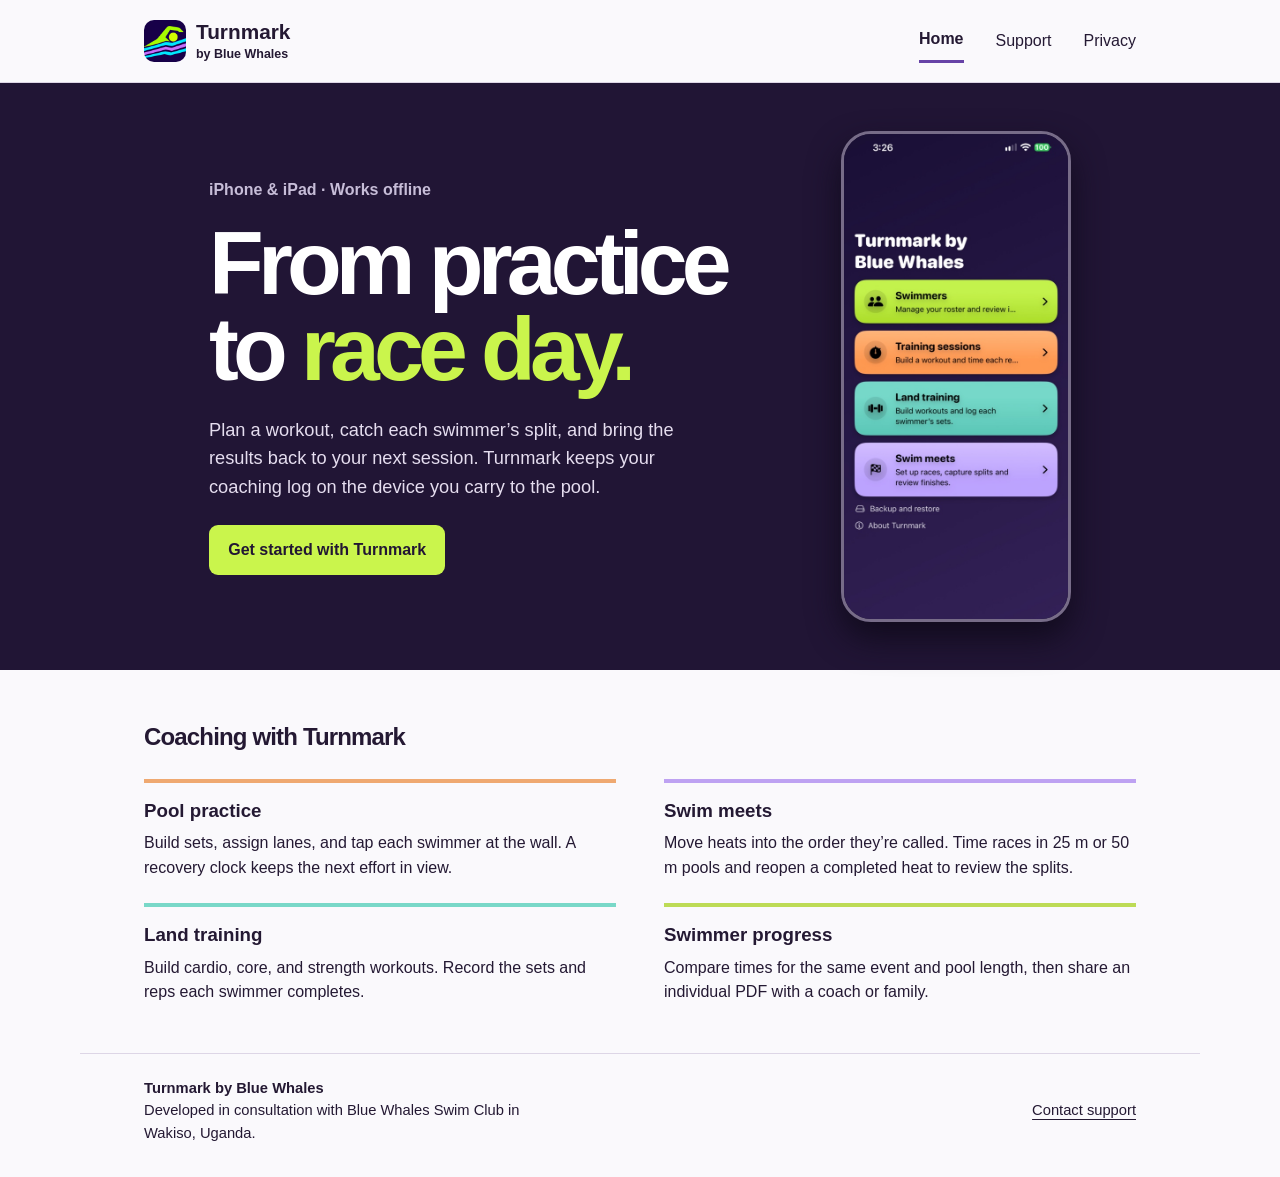
<file: index.html>
<!doctype html>
<html lang="en"><head><meta charset="utf-8"><meta name="viewport" content="width=device-width, initial-scale=1"><title>Swim coaching for iPhone and iPad | Turnmark by Blue Whales</title><meta name="description" content="Plan workouts, time swimmers and share progress with families."><link rel="icon" href="assets/turnmark.png"><link rel="stylesheet" href="style.css"></head>
<body><a class="skip" href="#main">Skip to content</a><header><div class="bar"><a class="brand" href="index.html"><img src="assets/turnmark.png" width="42" height="42" alt=""><span>Turnmark <small>by Blue Whales</small></span></a><nav aria-label="Main"><a aria-current="page" href="index.html">Home</a><a href="support.html">Support</a><a href="privacy.html">Privacy</a></nav></div></header><main id="main">
<section class="hero"><div class="lead"><p class="platform">iPhone &amp; iPad · Works offline</p><h1>From practice<br>to <em>race day.</em></h1><p>Plan a workout, catch each swimmer’s split, and bring the results back to your next session. Turnmark keeps your coaching log on the device you carry to the pool.</p><a class="action" href="support.html">Get started with Turnmark</a></div>
<figure><img src="assets/home.jpg" alt="Turnmark’s home screen with Swimmers, Training sessions, Land training, and Swim meets" width="508" height="1100"></figure></section>
<section class="features"><h2>Coaching with Turnmark</h2><div class="grid"><article><h3>Pool practice</h3><p>Build sets, assign lanes, and tap each swimmer at the wall. A recovery clock keeps the next effort in view.</p></article><article><h3>Swim meets</h3><p>Move heats into the order they’re called. Time races in 25 m or 50 m pools and reopen a completed heat to review the splits.</p></article><article><h3>Land training</h3><p>Build cardio, core, and strength workouts. Record the sets and reps each swimmer completes.</p></article><article><h3>Swimmer progress</h3><p>Compare times for the same event and pool length, then share an individual PDF with a coach or family.</p></article></div></section></main><footer><div><strong>Turnmark by Blue Whales</strong><p>Developed in consultation with Blue Whales Swim Club in Wakiso, Uganda.</p></div><a href="support.html">Contact support</a></footer></body></html>
</file>
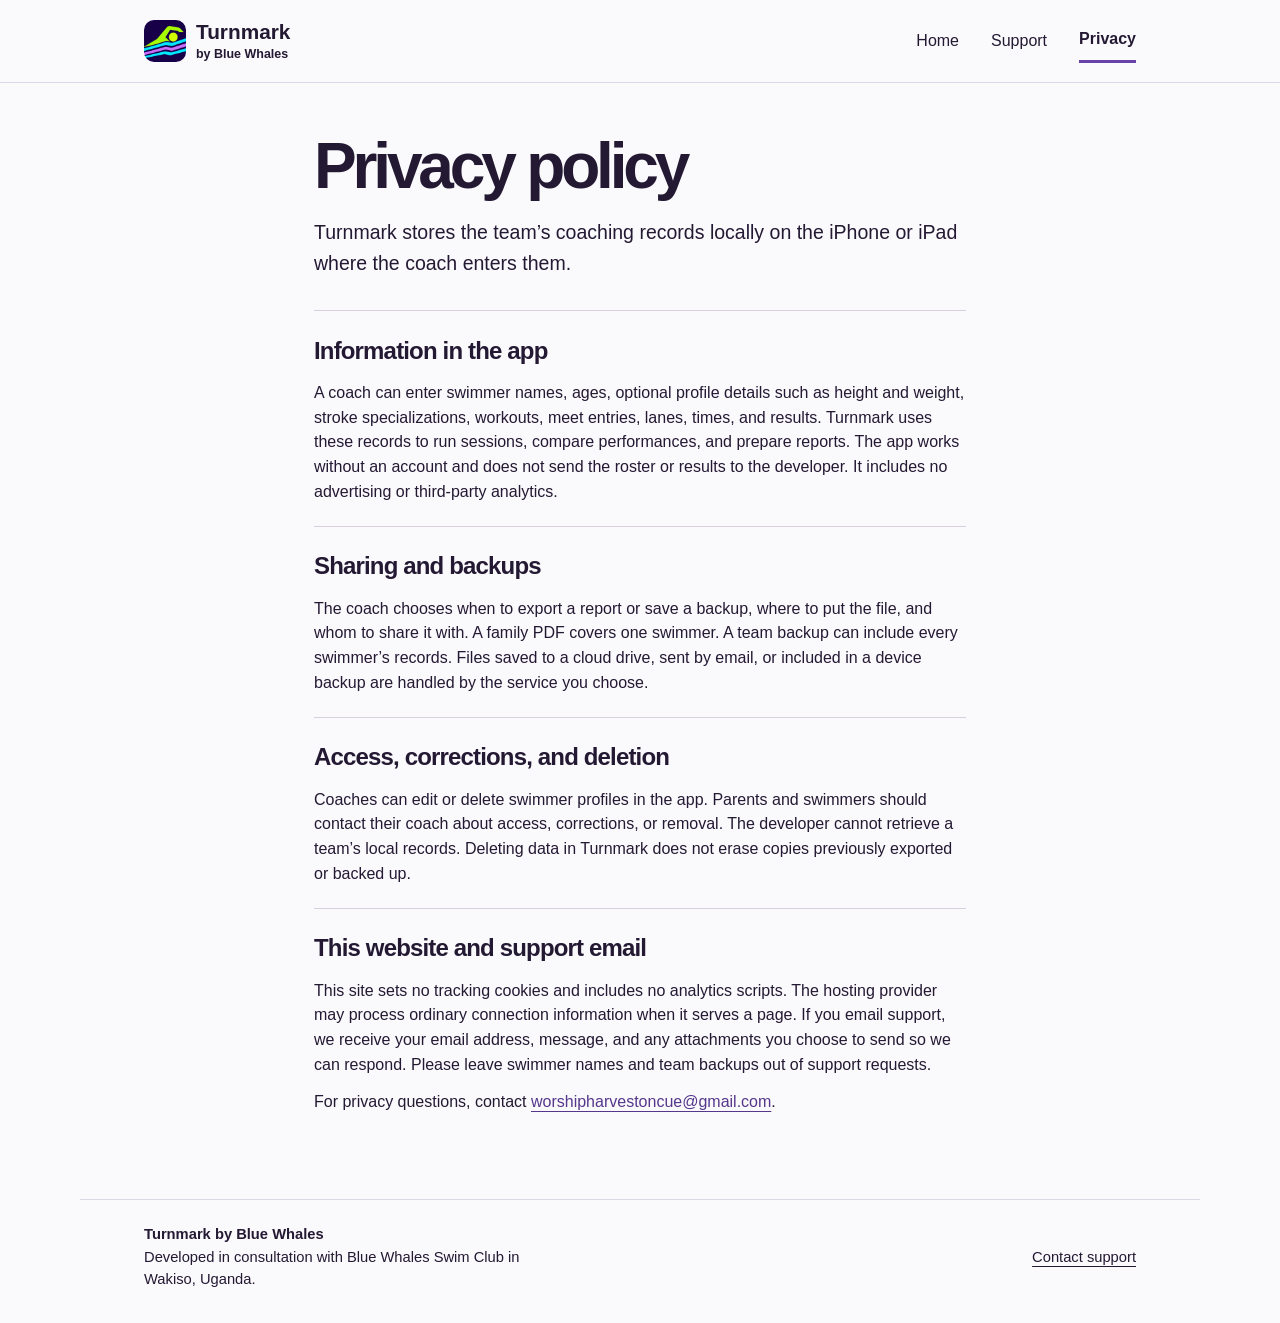
<file: privacy.html>
<!doctype html>
<html lang="en"><head><meta charset="utf-8"><meta name="viewport" content="width=device-width, initial-scale=1"><title>Privacy policy | Turnmark by Blue Whales</title><meta name="description" content="How Turnmark handles swimmer records, exports, backups and support email."><link rel="icon" href="assets/turnmark.png"><link rel="stylesheet" href="style.css"></head>
<body><a class="skip" href="#main">Skip to content</a><header><div class="bar"><a class="brand" href="index.html"><img src="assets/turnmark.png" width="42" height="42" alt=""><span>Turnmark <small>by Blue Whales</small></span></a><nav aria-label="Main"><a href="index.html">Home</a><a href="support.html">Support</a><a aria-current="page" href="privacy.html">Privacy</a></nav></div></header><main id="main"><div class="doc"><h1>Privacy policy</h1><p class="intro">Turnmark stores the team’s coaching records locally on the iPhone or iPad where the coach enters them.</p><section><h2>Information in the app</h2><p>A coach can enter swimmer names, ages, optional profile details such as height and weight, stroke specializations, workouts, meet entries, lanes, times, and results. Turnmark uses these records to run sessions, compare performances, and prepare reports. The app works without an account and does not send the roster or results to the developer. It includes no advertising or third-party analytics.</p></section><section><h2>Sharing and backups</h2><p>The coach chooses when to export a report or save a backup, where to put the file, and whom to share it with. A family PDF covers one swimmer. A team backup can include every swimmer’s records. Files saved to a cloud drive, sent by email, or included in a device backup are handled by the service you choose.</p></section><section><h2>Access, corrections, and deletion</h2><p>Coaches can edit or delete swimmer profiles in the app. Parents and swimmers should contact their coach about access, corrections, or removal. The developer cannot retrieve a team’s local records. Deleting data in Turnmark does not erase copies previously exported or backed up.</p></section><section><h2>This website and support email</h2><p>This site sets no tracking cookies and includes no analytics scripts. The hosting provider may process ordinary connection information when it serves a page. If you email support, we receive your email address, message, and any attachments you choose to send so we can respond. Please leave swimmer names and team backups out of support requests.</p><p>For privacy questions, contact <a href="mailto:worshipharvestoncue@gmail.com?subject=Turnmark%20privacy">worshipharvestoncue@gmail.com</a>.</p></section></div></main><footer><div><strong>Turnmark by Blue Whales</strong><p>Developed in consultation with Blue Whales Swim Club in Wakiso, Uganda.</p></div><a href="support.html">Contact support</a></footer></body></html>
</file>
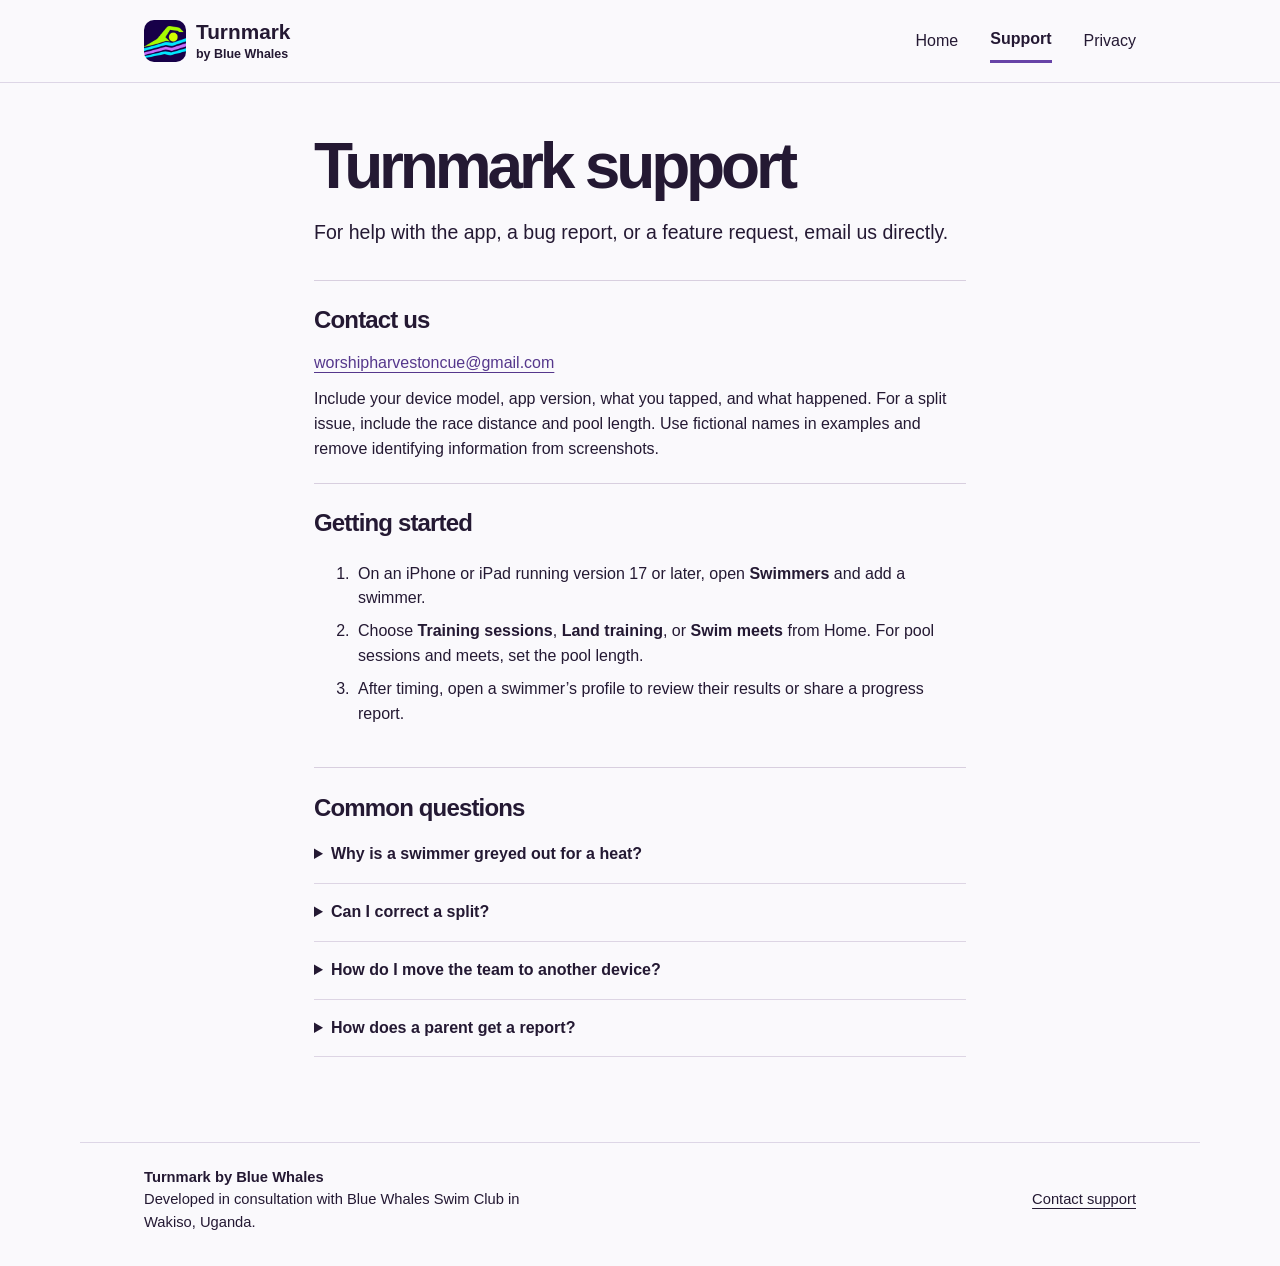
<file: support.html>
<!doctype html>
<html lang="en"><head><meta charset="utf-8"><meta name="viewport" content="width=device-width, initial-scale=1"><title>Support | Turnmark by Blue Whales</title><meta name="description" content="Contact Turnmark support, get started and find help with race timing, backups and reports."><link rel="icon" href="assets/turnmark.png"><link rel="stylesheet" href="style.css"></head>
<body><a class="skip" href="#main">Skip to content</a><header><div class="bar"><a class="brand" href="index.html"><img src="assets/turnmark.png" width="42" height="42" alt=""><span>Turnmark <small>by Blue Whales</small></span></a><nav aria-label="Main"><a href="index.html">Home</a><a aria-current="page" href="support.html">Support</a><a href="privacy.html">Privacy</a></nav></div></header><main id="main"><div class="doc"><h1>Turnmark support</h1><p class="intro">For help with the app, a bug report, or a feature request, email us directly.</p><section><h2>Contact us</h2><p><a class="email" href="mailto:worshipharvestoncue@gmail.com?subject=Turnmark%20support">worshipharvestoncue@gmail.com</a></p><p>Include your device model, app version, what you tapped, and what happened. For a split issue, include the race distance and pool length. Use fictional names in examples and remove identifying information from screenshots.</p></section><section><h2>Getting started</h2><ol><li>On an iPhone or iPad running version 17 or later, open <strong>Swimmers</strong> and add a swimmer.</li><li>Choose <strong>Training sessions</strong>, <strong>Land training</strong>, or <strong>Swim meets</strong> from Home. For pool sessions and meets, set the pool length.</li><li>After timing, open a swimmer’s profile to review their results or share a progress report.</li></ol></section><section><h2>Common questions</h2><details><summary>Why is a swimmer greyed out for a heat?</summary><p>The first swimmer selected establishes the age category. Check the swimmer’s age and meet specializations in their profile.</p></details><details><summary>Can I correct a split?</summary><p>During the effort, use <strong>Undo</strong> for the most recent touch. To correct a saved capture, open the results, select the touch, and enter the elapsed time from the start.</p></details><details><summary>How do I move the team to another device?</summary><p>Open <strong>Backup and restore → Save backup to Files</strong>. Transfer the JSON file, then choose <strong>Restore from Files</strong> on the receiving device. Restoring replaces that device’s team records. Save a backup of them first.</p></details><details><summary>How does a parent get a report?</summary><p>The coach opens the swimmer’s profile, chooses <strong>Share progress · family or coach → Family</strong>, then previews and shares the PDF. Families can read it without installing Turnmark.</p></details></section></div></main><footer><div><strong>Turnmark by Blue Whales</strong><p>Developed in consultation with Blue Whales Swim Club in Wakiso, Uganda.</p></div><a href="support.html">Contact support</a></footer></body></html>
</file>
<file: style.css>
:root{font:100%/1.55 "Inter",-apple-system,BlinkMacSystemFont,"Segoe UI",sans-serif;color:#241933;background:#faf9fc;--ink:#221633;--lime:#caf54c}*{box-sizing:border-box}body,figure,p,h1,h2,h3{margin:0}header{border-bottom:1px solid #ddd6e6}.bar,footer,.hero,.features{max-width:1120px;margin:auto;padding:0 5%}.bar,footer,nav,.brand{display:flex;align-items:center}.bar,footer{justify-content:space-between;gap:1rem}.bar{min-height:82px}.brand{gap:10px;font-weight:800;line-height:1.1;font-size:1.3rem;text-decoration:none}.brand img{border-radius:10px}.brand small{display:block;font-size:.78rem;font-weight:550;margin-top:4px}nav{gap:clamp(.7rem,3vw,2rem)}a{color:inherit;text-underline-offset:4px}nav a{text-decoration:none;padding:8px 0}nav a[aria-current]{border-bottom:3px solid #6743a7;font-weight:700}a:focus-visible,summary:focus-visible{outline:3px solid #8070d7;outline-offset:4px}.skip{position:absolute;left:-9999px}.skip:focus{left:1rem;top:1rem;background:white;padding:.5rem;z-index:3}.hero{background:#211535;color:white;max-width:none;display:flex;align-items:center;justify-content:center;gap:clamp(2rem,9vw,9rem);padding:3rem 6%}.lead{max-width:535px}.platform{color:#c7bdd8;font-weight:650}.lead h1{font-size:clamp(3.4rem,7vw,6.75rem);letter-spacing:-.065em;line-height:.96;margin:1.1rem 0 1.5rem}.lead em{color:var(--lime);font-style:normal}.lead>p:not(.platform){color:#e5ddef;max-width:46ch;font-size:1.14rem}.action{display:inline-block;margin-top:1.5rem;background:var(--lime);color:var(--ink);border-radius:9px;padding:.8rem 1.2rem;text-decoration:none;font-weight:700}figure{width:clamp(170px,19vw,230px);flex-shrink:0}figure img{display:block;width:100%;height:auto;border:3px solid #776c88;border-radius:30px;box-shadow:0 16px 32px #110b1d}.features{padding-top:3rem;padding-bottom:3rem}.features h2,.doc h2{letter-spacing:-.035em}.grid{display:grid;grid-template-columns:repeat(2,1fr);gap:1.4rem 3rem;margin-top:1.5rem}.grid article{border-top:4px solid #efa971;padding-top:.8rem}.grid article:nth-child(2){border-color:#bea2f2}.grid article:nth-child(3){border-color:#79d8c8}.grid article:last-child{border-color:#bddb56}.grid p{margin-top:.4rem}.doc{max-width:780px;margin:auto;padding:3rem 5% 4rem}.doc h1{font-size:clamp(2.6rem,5vw,4.5rem);letter-spacing:-.065em;line-height:1.1}.intro{font-size:1.22rem;margin:1rem 0 2rem}.doc section{border-top:1px solid #d8cfdf;padding:1.3rem 0}.doc p+p,.doc h2+p{margin-top:.75rem}.doc a{color:#55378c;overflow-wrap:anywhere}.doc li{padding:.25rem}details{border-bottom:1px solid #ddd5e4;padding:1rem 0}summary{cursor:pointer;font-weight:650}details p{padding:.65rem 0 0}footer{border-top:1px solid #ddd6e6;padding-top:1.4rem;padding-bottom:2rem;font-size:.92rem}footer p{max-width:52ch}footer>a{white-space:nowrap}@media(max-width:650px){.bar{flex-wrap:wrap;padding-block:12px}.hero{flex-direction:column;align-items:flex-start;padding:2.5rem 6%;gap:2rem}.hero figure{align-self:center;width:175px}.grid{grid-template-columns:1fr}footer{align-items:flex-start;flex-direction:column}}
</file>
